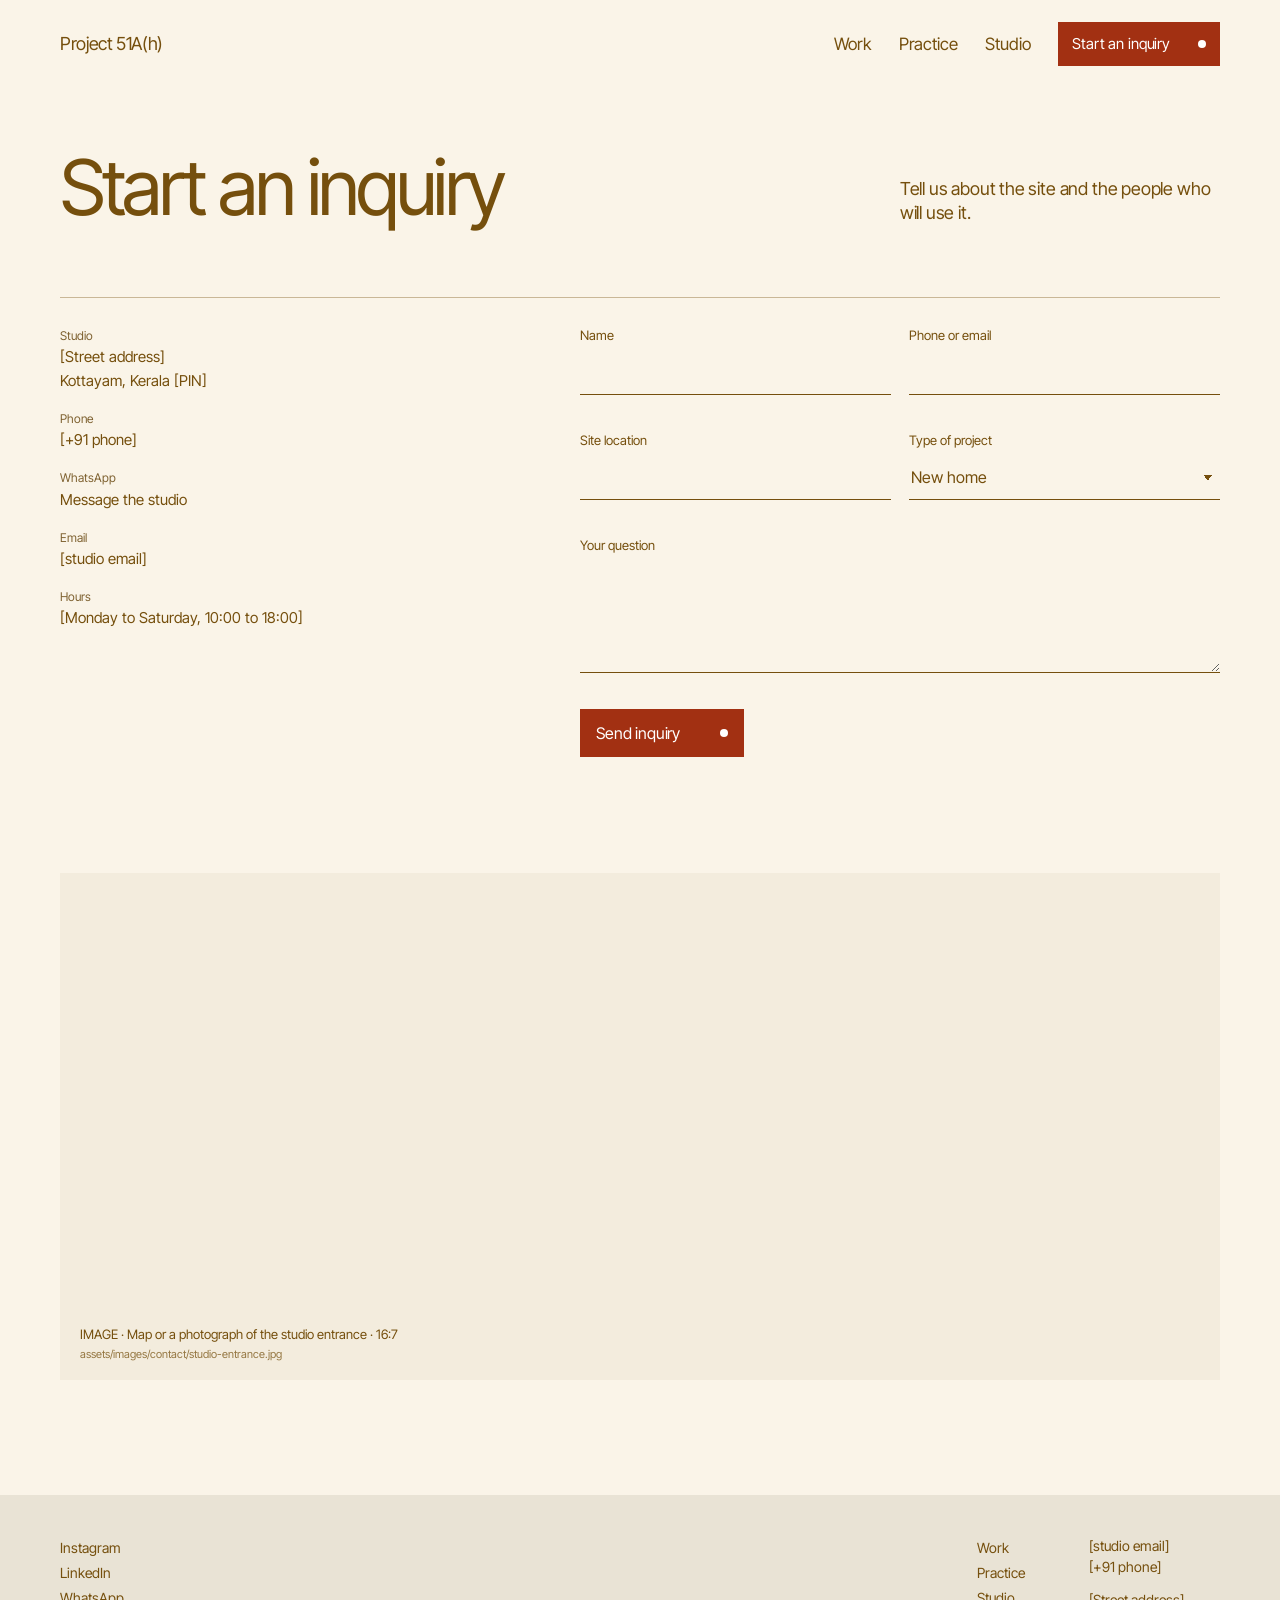
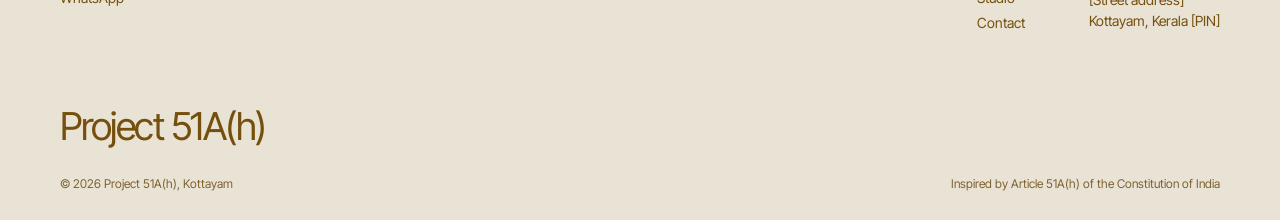
<file: contact.html>
<!doctype html>
<html lang="en-IN" data-theme="sand">
<head>
<meta charset="utf-8">
<meta name="viewport" content="width=device-width, initial-scale=1, viewport-fit=cover">
<title>Contact · Project 51A(h)</title>
<meta name="description" content="Start an inquiry with Project 51A(h), architects in Kottayam, Kerala.">
<meta name="theme-color" content="#FAF4E8">
<meta property="og:type" content="website">
<meta property="og:site_name" content="Project 51A(h)">
<meta property="og:title" content="Contact · Project 51A(h)">
<meta property="og:description" content="Start an inquiry with Project 51A(h), architects in Kottayam, Kerala.">
<link rel="icon" href="assets/icons/favicon.svg" type="image/svg+xml">

<!-- Font: Inter Tight (stand-in for a Helvetica-style grotesk). Remove these
     three lines to use the system Helvetica/Arial fallback instead. -->
<link rel="preconnect" href="https://fonts.googleapis.com">
<link rel="preconnect" href="https://fonts.gstatic.com" crossorigin>
<link rel="stylesheet" href="https://fonts.googleapis.com/css2?family=Inter+Tight:wght@300..600&amp;display=swap">

<link rel="stylesheet" href="assets/css/tokens.css">
<link rel="stylesheet" href="assets/css/base.css">
<link rel="stylesheet" href="assets/css/components.css">
<link rel="stylesheet" href="assets/css/motion.css">
<link rel="stylesheet" href="assets/css/pages.css">

<script>document.documentElement.classList.add('js');</script>
<script src="assets/js/main.js" defer></script>
<script src="assets/js/contact.js" defer></script>
</head>
<body>
<a class="skip-link" href="#main">Skip to content</a>

<header class="site-header rv">
<div class="container site-header__inner">
<a class="logo" href="index.html">Project 51A(h)</a>
<nav class="site-nav" aria-label="Main">
<a class="ul" href="work.html">Work</a>
<a class="ul" href="practice.html">Practice</a>
<a class="ul" href="practice.html#studio">Studio</a>
<a class="btn" href="contact.html">Start an inquiry</a>
</nav>
<button class="menu-toggle" type="button"><span class="menu-toggle__label">Menu</span><span class="menu-toggle__icon" aria-hidden="true"></span></button>
</div>
</header>

<main id="main">
<section class="container page-head">
<div class="page-head__row" style="margin-top: 0; margin-bottom: clamp(40px, 6vw, 72px)">
<h1 class="display"><span class="mask"><span>Start an inquiry</span></span></h1>
<p class="lead rv d2">Tell us about the site and the people who will use it.</p>
</div>
</section>

<section class="container" aria-label="Contact details and form">
<div class="contact-grid rule-top">
<div class="contact-grid__info rv">
<dl class="contact-list">
<div><dt>Studio</dt><dd>[Street address]<br>Kottayam, Kerala [PIN]</dd></div>
<div><dt>Phone</dt><dd><a class="ul" href="tel:+910000000000">[+91 phone]</a></dd></div>
<div><dt>WhatsApp</dt><dd><a class="ul" href="https://wa.me/910000000000" rel="noopener">Message the studio</a></dd></div>
<div><dt>Email</dt><dd><a class="ul" href="mailto:studio@example.com">[studio email]</a></dd></div>
<div><dt>Hours</dt><dd>[Monday to Saturday, 10:00 to 18:00]</dd></div>
</dl>
</div>
<div class="contact-grid__form rv d1">
<form class="form" id="inquiry-form" novalidate>
<label class="field">Name
<input type="text" name="name" autocomplete="name" required>
<span class="field__error" aria-live="polite"></span>
</label>
<label class="field">Phone or email
<input type="text" name="contact" autocomplete="email" required>
<span class="field__error" aria-live="polite"></span>
</label>
<label class="field">Site location
<input type="text" name="site" autocomplete="address-level2">
<span class="field__error"></span>
</label>
<label class="field">Type of project
<select name="type">
<option>New home</option>
<option>Renovation or reuse</option>
<option>Interiors</option>
<option>Institution or workplace</option>
<option>Landscape</option>
<option>Something else</option>
</select>
<span class="field__error"></span>
</label>
<label class="field field--full">Your question
<textarea name="message" rows="4" required></textarea>
<span class="field__error" aria-live="polite"></span>
</label>
<div class="form__actions">
<button type="submit" class="btn btn--lg">Send inquiry</button>
<p class="form__status" id="form-status" role="status"></p>
</div>
</form>
</div>
</div>
</section>

<section class="container" aria-label="Map" style="padding-bottom: var(--section)">
<div class="media map-media" data-tone="alt" data-blinds role="img" aria-label="Placeholder: map or studio entrance"><span class="ph__label">IMAGE · Map or a photograph of the studio entrance · 16:7<code>assets/images/contact/studio-entrance.jpg</code></span></div>
</section>
</main>

<footer class="site-footer">
<div class="container">
<div class="site-footer__top">
<div class="site-footer__social">
<a class="ul" href="https://instagram.com/" rel="noopener">Instagram</a>
<a class="ul" href="https://linkedin.com/" rel="noopener">LinkedIn</a>
<a class="ul" href="https://wa.me/910000000000" rel="noopener">WhatsApp</a>
</div>
<div class="site-footer__cols">
<nav aria-label="Footer">
<a class="ul" href="work.html">Work</a>
<a class="ul" href="practice.html">Practice</a>
<a class="ul" href="practice.html#studio">Studio</a>
<a class="ul" href="contact.html">Contact</a>
</nav>
<div>
<p><a class="ul" href="mailto:studio@example.com">[studio email]</a><br><a class="ul" href="tel:+910000000000">[+91 phone]</a></p>
<p style="margin-top: 12px">[Street address]<br>Kottayam, Kerala [PIN]</p>
</div>
</div>
</div>
<p class="site-footer__mark">Project 51A(h)</p>
<div class="site-footer__legal tiny muted">
<span>© <span data-year>2026</span> Project 51A(h), Kottayam</span>
<span>Inspired by Article 51A(h) of the Constitution of India</span>
</div>
</div>
</footer>
</body>
</html>
</file>
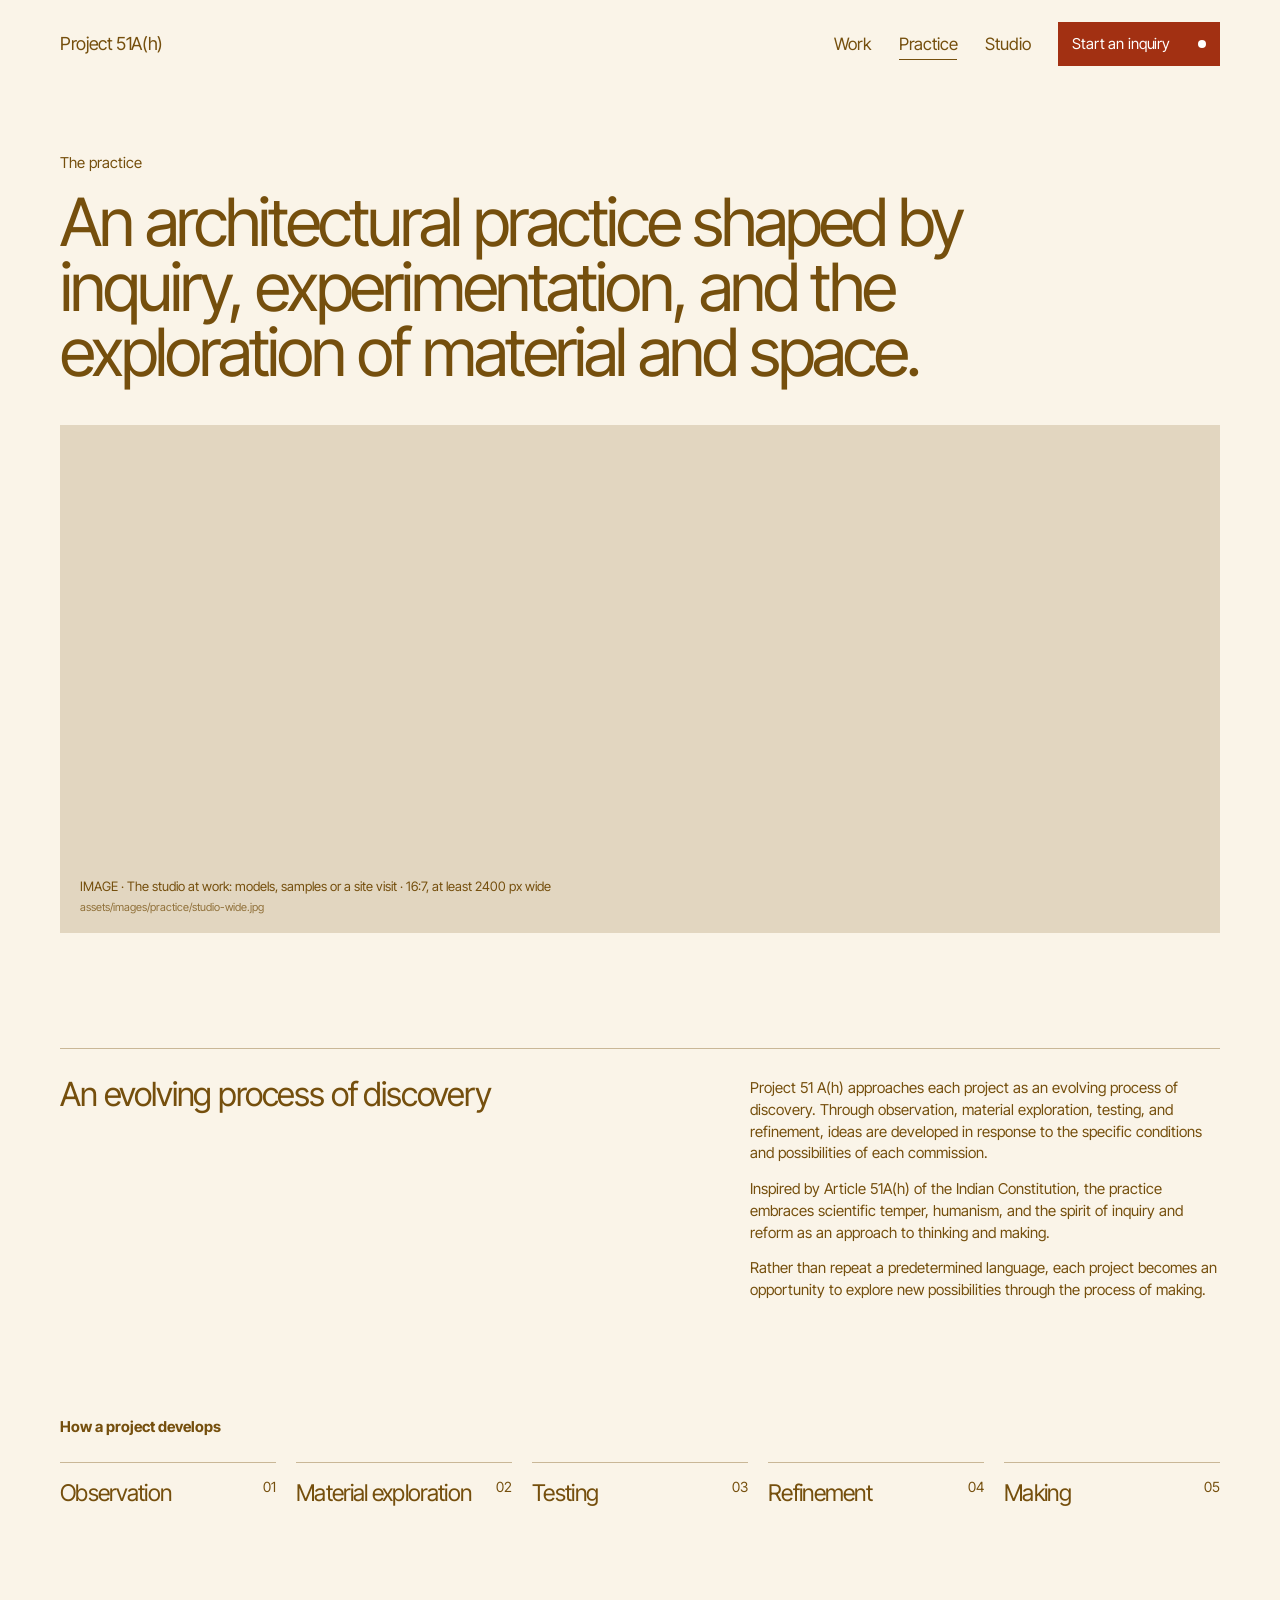
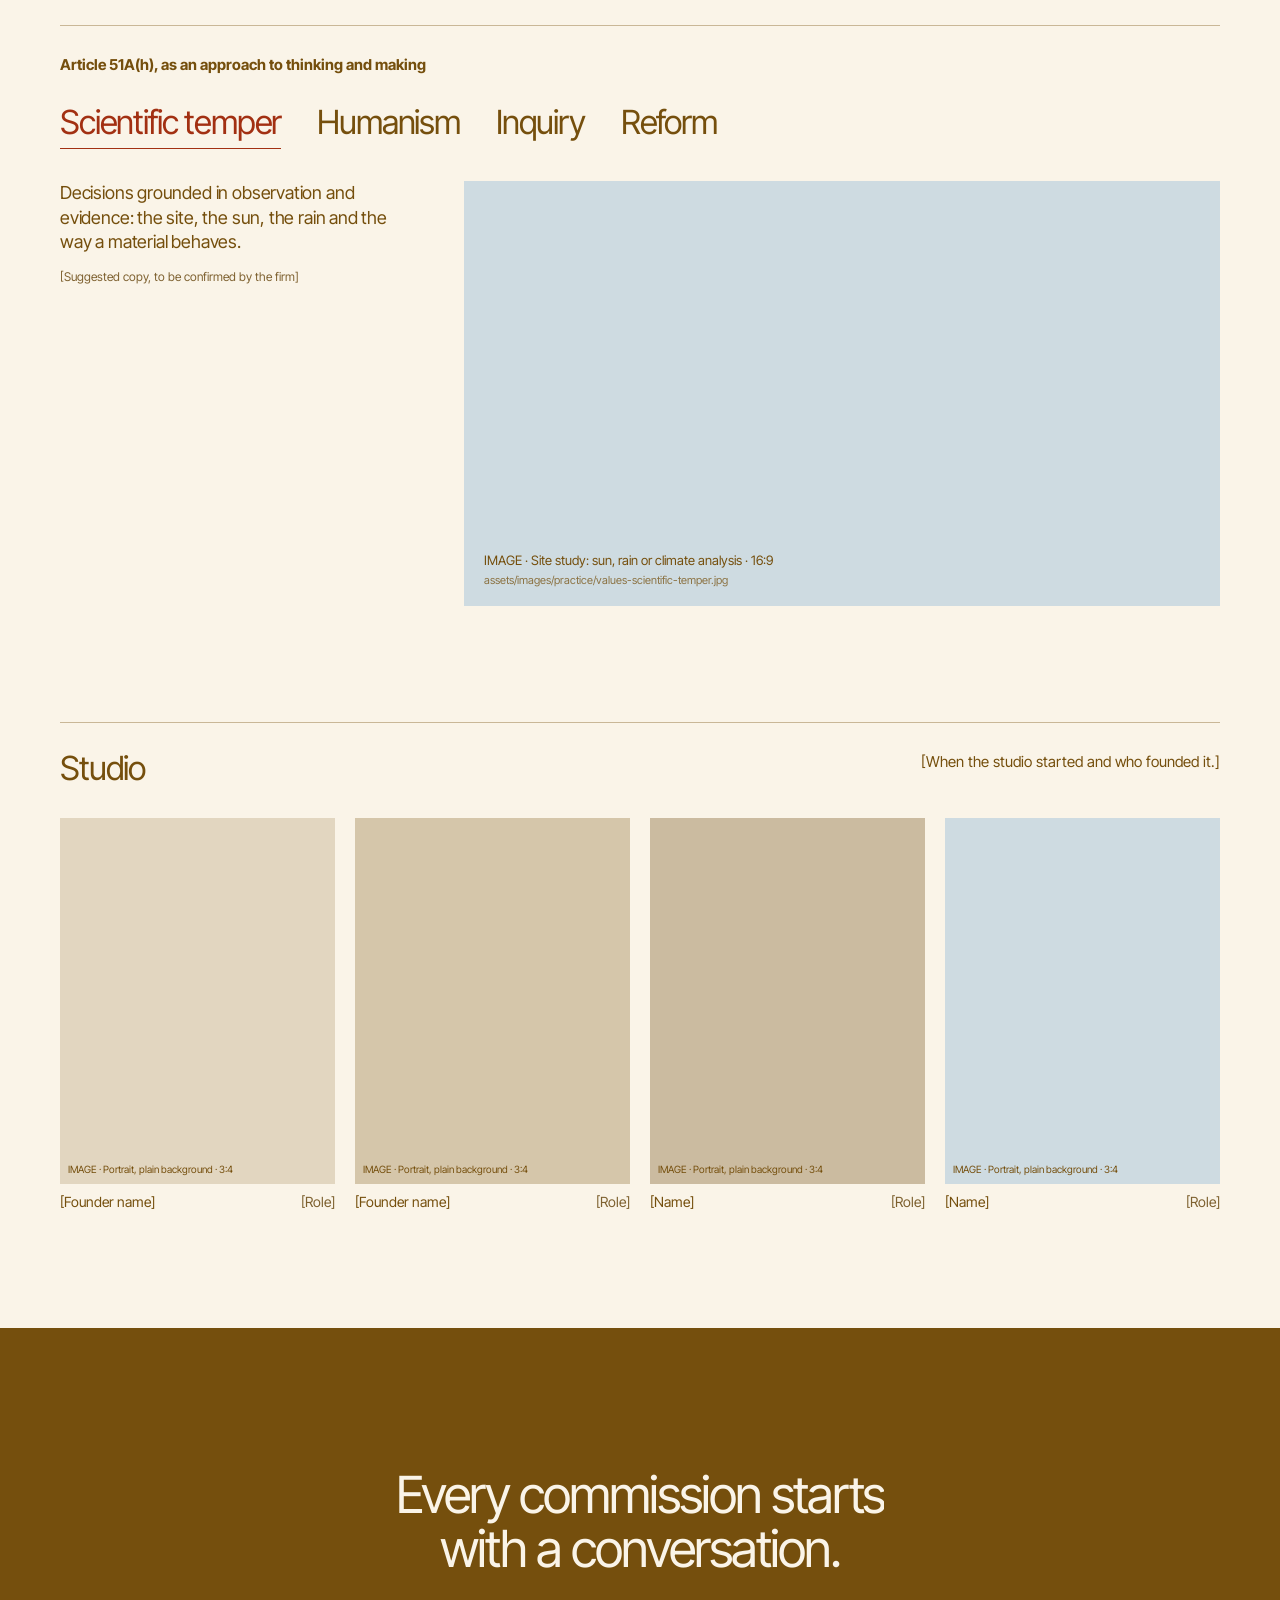
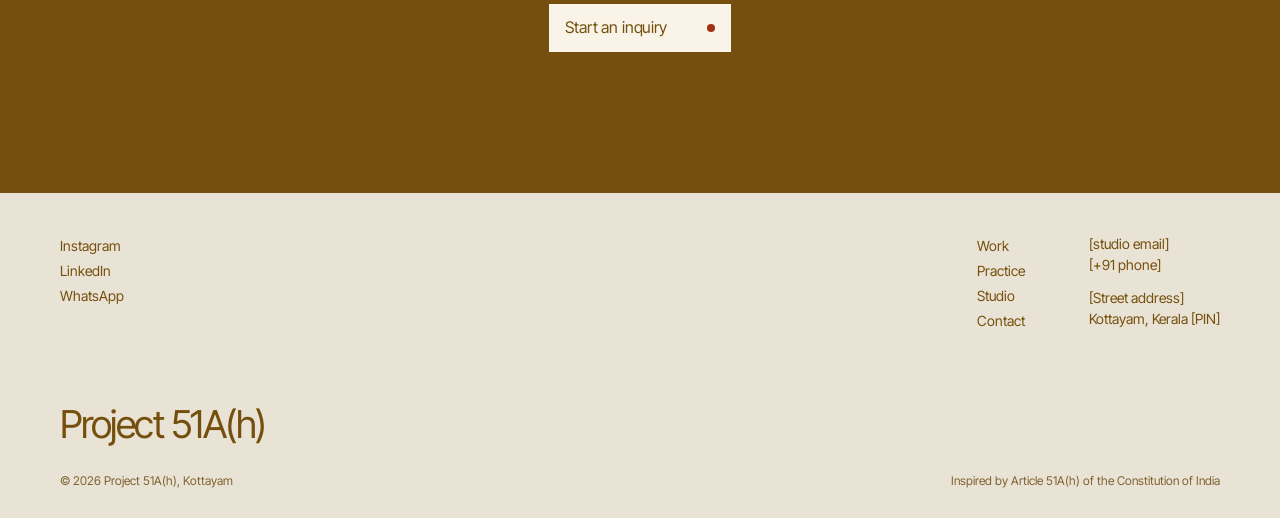
<file: practice.html>
<!doctype html>
<html lang="en-IN" data-theme="sand">
<head>
<meta charset="utf-8">
<meta name="viewport" content="width=device-width, initial-scale=1, viewport-fit=cover">
<title>Practice · Project 51A(h)</title>
<meta name="description" content="An architectural practice shaped by inquiry, experimentation, and the exploration of material and space.">
<meta name="theme-color" content="#FAF4E8">
<meta property="og:type" content="website">
<meta property="og:site_name" content="Project 51A(h)">
<meta property="og:title" content="Practice · Project 51A(h)">
<meta property="og:description" content="An architectural practice shaped by inquiry, experimentation, and the exploration of material and space.">
<link rel="icon" href="assets/icons/favicon.svg" type="image/svg+xml">

<!-- Font: Inter Tight (stand-in for a Helvetica-style grotesk). Remove these
     three lines to use the system Helvetica/Arial fallback instead. -->
<link rel="preconnect" href="https://fonts.googleapis.com">
<link rel="preconnect" href="https://fonts.gstatic.com" crossorigin>
<link rel="stylesheet" href="https://fonts.googleapis.com/css2?family=Inter+Tight:wght@300..600&amp;display=swap">

<link rel="stylesheet" href="assets/css/tokens.css">
<link rel="stylesheet" href="assets/css/base.css">
<link rel="stylesheet" href="assets/css/components.css">
<link rel="stylesheet" href="assets/css/motion.css">
<link rel="stylesheet" href="assets/css/pages.css">

<script>document.documentElement.classList.add('js');</script>
<script src="assets/js/main.js" defer></script>
<script src="assets/js/practice.js" defer></script>
</head>
<body>
<a class="skip-link" href="#main">Skip to content</a>

<header class="site-header rv">
<div class="container site-header__inner">
<a class="logo" href="index.html">Project 51A(h)</a>
<nav class="site-nav" aria-label="Main">
<a class="ul" href="work.html">Work</a>
<a class="ul" href="practice.html" aria-current="page">Practice</a>
<a class="ul" href="practice.html#studio">Studio</a>
<a class="btn" href="contact.html">Start an inquiry</a>
</nav>
<button class="menu-toggle" type="button"><span class="menu-toggle__label">Menu</span><span class="menu-toggle__icon" aria-hidden="true"></span></button>
</div>
</header>

<main id="main">
<section class="container page-head practice-intro" aria-labelledby="intro">
<p class="eyebrow rv d1" style="margin-bottom: 16px">The practice</p>
<h1 id="intro"><span class="mask d1"><span>An architectural practice shaped by inquiry, experimentation, and the exploration of material and space.</span></span></h1>
<div class="media practice-media" data-blinds role="img" aria-label="Placeholder: a studio photograph"><span class="ph__label">IMAGE · The studio at work: models, samples or a site visit · 16:7, at least 2400 px wide<code>assets/images/practice/studio-wide.jpg</code></span></div>
</section>

<section class="container section" aria-label="About the practice">
<div class="split rule-top">
<h2 class="h3"><span class="mask"><span>An evolving process of discovery</span></span></h2>
<div class="stack rv">
<p>Project 51 A(h) approaches each project as an evolving process of discovery. Through observation, material exploration, testing, and refinement, ideas are developed in response to the specific conditions and possibilities of each commission.</p>
<p>Inspired by Article 51A(h) of the Indian Constitution, the practice embraces scientific temper, humanism, and the spirit of inquiry and reform as an approach to thinking and making.</p>
<p>Rather than repeat a predetermined language, each project becomes an opportunity to explore new possibilities through the process of making.</p>
</div>
</div>
</section>

<section class="container section" aria-labelledby="process-h">
<h2 id="process-h" class="eyebrow rv" style="margin-bottom: 24px">How a project develops</h2>
<ol class="steps">
<li class="up d1"><span>Observation</span><span>01</span></li>
<li class="up d2"><span>Material exploration</span><span>02</span></li>
<li class="up d3"><span>Testing</span><span>03</span></li>
<li class="up d4"><span>Refinement</span><span>04</span></li>
<li class="up d5"><span>Making</span><span>05</span></li>
</ol>
</section>

<section class="container section" aria-labelledby="values-h">
<div class="rule-top">
<h2 id="values-h" class="eyebrow rv" style="margin-bottom: 20px">Article 51A(h), as an approach to thinking and making</h2>
<div class="tabs" data-tabs>
<div class="tabs__list rv" role="tablist" aria-label="Values">
<button type="button" role="tab" id="tab-0" aria-controls="panel-0" aria-selected="true" tabindex="0">Scientific temper</button>
<button type="button" role="tab" id="tab-1" aria-controls="panel-1" aria-selected="false" tabindex="-1">Humanism</button>
<button type="button" role="tab" id="tab-2" aria-controls="panel-2" aria-selected="false" tabindex="-1">Inquiry</button>
<button type="button" role="tab" id="tab-3" aria-controls="panel-3" aria-selected="false" tabindex="-1">Reform</button>
</div>
<div class="tabs__panel" role="tabpanel" id="panel-0" aria-labelledby="tab-0" tabindex="0">
<div class="stack">
<p class="lead">Decisions grounded in observation and evidence: the site, the sun, the rain and the way a material behaves.</p>
<p class="tiny muted">[Suggested copy, to be confirmed by the firm]</p>
</div>
<div class="media" data-tone="tile" role="img" aria-label="Placeholder: Site study: sun, rain or climate analysis"><span class="ph__label">IMAGE · Site study: sun, rain or climate analysis · 16:9<code>assets/images/practice/values-scientific-temper.jpg</code></span></div>
</div>
<div class="tabs__panel" role="tabpanel" id="panel-1" aria-labelledby="tab-1" tabindex="0" hidden>
<div class="stack">
<p class="lead">Spaces shaped around the people who live in, use and look after them.</p>
<p class="tiny muted">[Suggested copy, to be confirmed by the firm]</p>
</div>
<div class="media" data-tone="1" role="img" aria-label="Placeholder: People using a finished project"><span class="ph__label">IMAGE · People using a finished project · 16:9<code>assets/images/practice/values-humanism.jpg</code></span></div>
</div>
<div class="tabs__panel" role="tabpanel" id="panel-2" aria-labelledby="tab-2" tabindex="0" hidden>
<div class="stack">
<p class="lead">Models, samples and full-size mock-ups: ideas tested through making before they are built.</p>
<p class="tiny muted">[Suggested copy, to be confirmed by the firm]</p>
</div>
<div class="media" data-tone="2" role="img" aria-label="Placeholder: Model or material sample in the studio"><span class="ph__label">IMAGE · Model or material sample in the studio · 16:9<code>assets/images/practice/values-inquiry.jpg</code></span></div>
</div>
<div class="tabs__panel" role="tabpanel" id="panel-3" aria-labelledby="tab-3" tabindex="0" hidden>
<div class="stack">
<p class="lead">Each project refines the last, open to changing how things are usually done.</p>
<p class="tiny muted">[Suggested copy, to be confirmed by the firm]</p>
</div>
<div class="media" data-tone="3" role="img" aria-label="Placeholder: Detail that was refined over several projects"><span class="ph__label">IMAGE · Detail that was refined over several projects · 16:9<code>assets/images/practice/values-reform.jpg</code></span></div>
</div>
</div>
</div>
</section>

<section class="container section" id="studio" aria-labelledby="studio-h" style="scroll-margin-top: 16px">
<div class="section-head rule-top rv" style="align-items: flex-start; margin-bottom: 32px; gap: 16px 64px">
<h2 id="studio-h" class="h3">Studio</h2>
<p style="max-width: 470px">[When the studio started and who founded it.]</p>
</div>
<div class="team">
<article>
<div class="media bi media--sm" style="--ar: 3 / 4" data-tone="1" role="img" aria-label="Placeholder: portrait"><span class="ph__label">IMAGE · Portrait, plain background · 3:4<code>assets/images/studio/portrait-1.jpg</code></span></div>
<div class="team__meta"><h3>[Founder name]</h3><span class="muted">[Role]</span></div>
</article>
<article>
<div class="media bi media--sm" style="--ar: 3 / 4" data-tone="2" role="img" aria-label="Placeholder: portrait"><span class="ph__label">IMAGE · Portrait, plain background · 3:4<code>assets/images/studio/portrait-2.jpg</code></span></div>
<div class="team__meta"><h3>[Founder name]</h3><span class="muted">[Role]</span></div>
</article>
<article>
<div class="media bi media--sm" style="--ar: 3 / 4" data-tone="3" role="img" aria-label="Placeholder: portrait"><span class="ph__label">IMAGE · Portrait, plain background · 3:4<code>assets/images/studio/portrait-3.jpg</code></span></div>
<div class="team__meta"><h3>[Name]</h3><span class="muted">[Role]</span></div>
</article>
<article>
<div class="media bi media--sm" style="--ar: 3 / 4" data-tone="tile" role="img" aria-label="Placeholder: portrait"><span class="ph__label">IMAGE · Portrait, plain background · 3:4<code>assets/images/studio/portrait-4.jpg</code></span></div>
<div class="team__meta"><h3>[Name]</h3><span class="muted">[Role]</span></div>
</article>
</div>
</section>

<section class="band cta-band" aria-labelledby="cta-h">
<svg class="draw-line" viewBox="0 0 1200 300" preserveAspectRatio="none" aria-hidden="true"><path d="M-20 260 C 260 200, 520 120, 760 40 C 900 -5, 1060 10, 1220 -10"></path></svg>
<div class="container">
<h2 id="cta-h"><span class="mask"><span>Every commission starts</span></span><span class="mask d1"><span>with a conversation.</span></span></h2>
<a class="btn btn--lg btn--light up d2" href="contact.html">Start an inquiry</a>
</div>
</section>

</main>

<footer class="site-footer">
<div class="container">
<div class="site-footer__top">
<div class="site-footer__social">
<a class="ul" href="https://instagram.com/" rel="noopener">Instagram</a>
<a class="ul" href="https://linkedin.com/" rel="noopener">LinkedIn</a>
<a class="ul" href="https://wa.me/910000000000" rel="noopener">WhatsApp</a>
</div>
<div class="site-footer__cols">
<nav aria-label="Footer">
<a class="ul" href="work.html">Work</a>
<a class="ul" href="practice.html">Practice</a>
<a class="ul" href="practice.html#studio">Studio</a>
<a class="ul" href="contact.html">Contact</a>
</nav>
<div>
<p><a class="ul" href="mailto:studio@example.com">[studio email]</a><br><a class="ul" href="tel:+910000000000">[+91 phone]</a></p>
<p style="margin-top: 12px">[Street address]<br>Kottayam, Kerala [PIN]</p>
</div>
</div>
</div>
<p class="site-footer__mark">Project 51A(h)</p>
<div class="site-footer__legal tiny muted">
<span>© <span data-year>2026</span> Project 51A(h), Kottayam</span>
<span>Inspired by Article 51A(h) of the Constitution of India</span>
</div>
</div>
</footer>
</body>
</html>
</file>
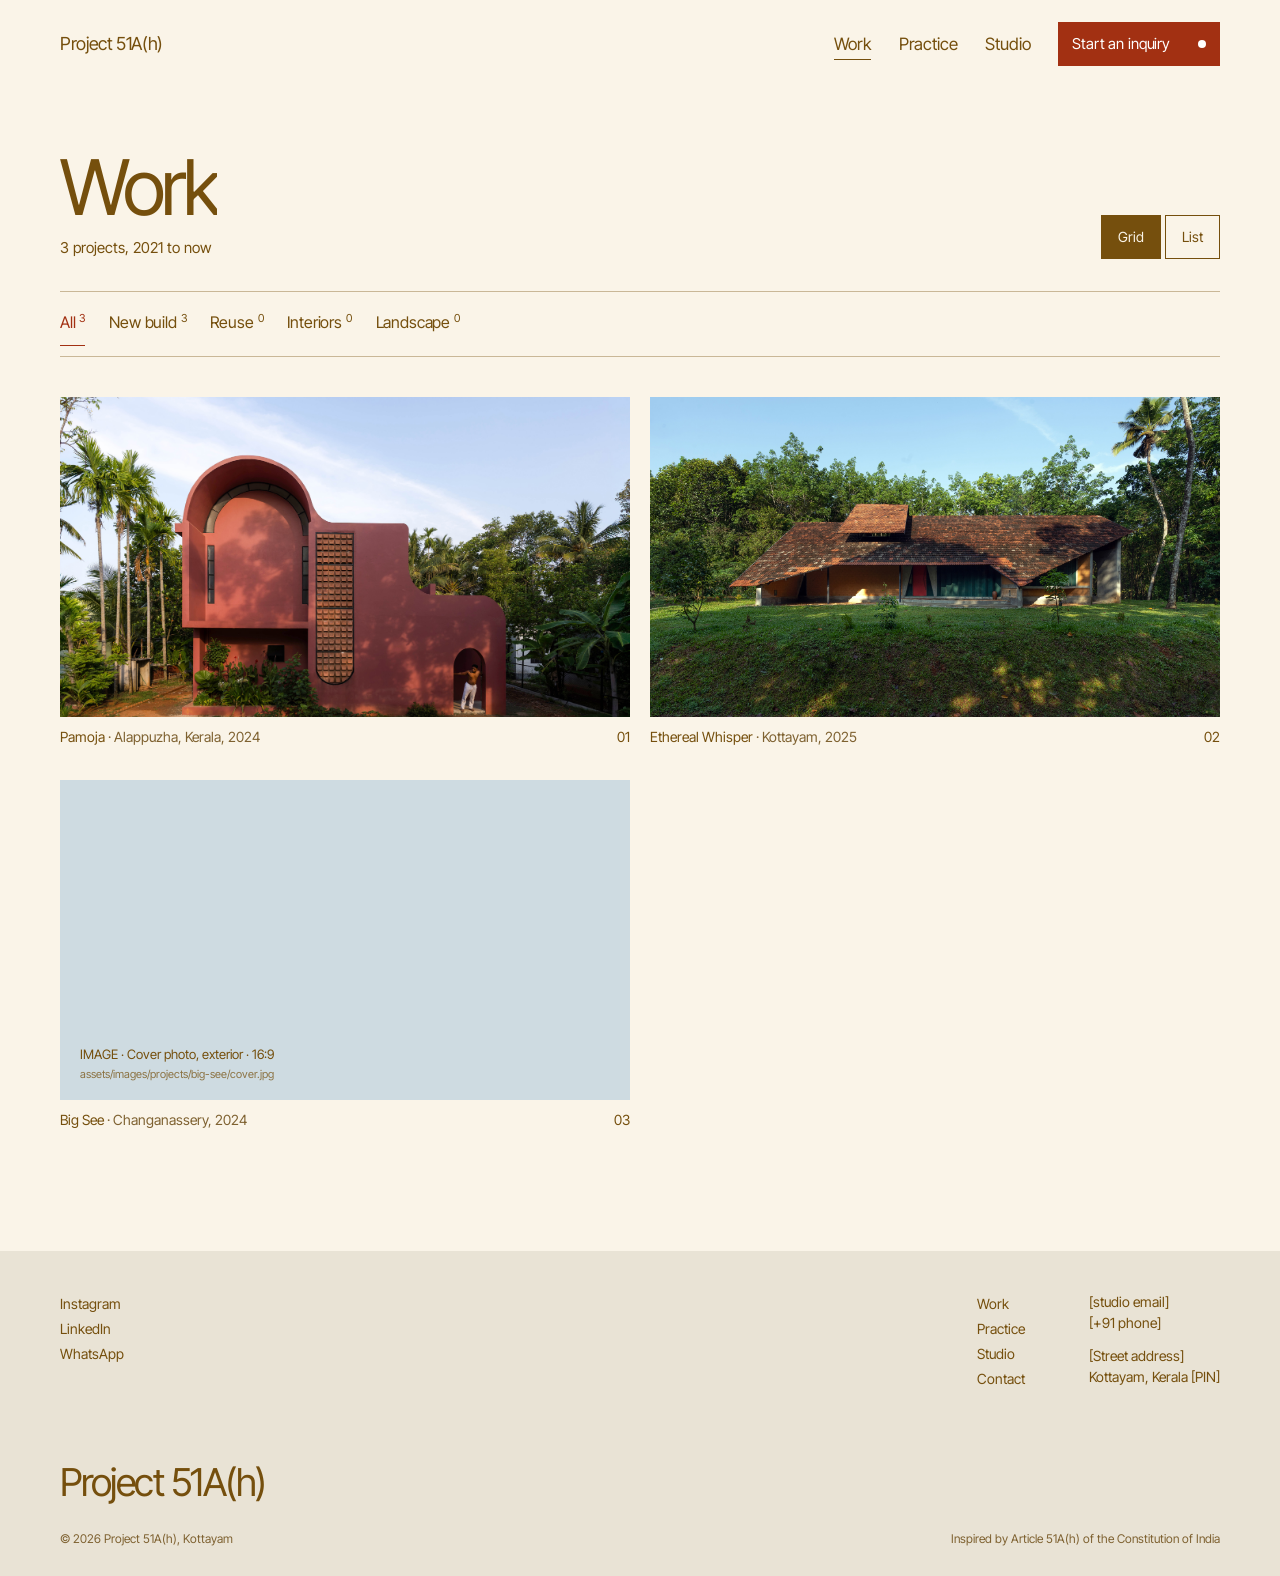
<file: work.html>
<!doctype html>
<html lang="en-IN" data-theme="sand">
<head>
<meta charset="utf-8">
<meta name="viewport" content="width=device-width, initial-scale=1, viewport-fit=cover">
<title>Work · Project 51A(h)</title>
<meta name="description" content="Projects by Project 51A(h), architects in Kottayam, Kerala: new buildings, reuse, interiors and landscape.">
<meta name="theme-color" content="#FAF4E8">
<meta property="og:type" content="website">
<meta property="og:site_name" content="Project 51A(h)">
<meta property="og:title" content="Work · Project 51A(h)">
<meta property="og:description" content="Projects by Project 51A(h), architects in Kottayam, Kerala: new buildings, reuse, interiors and landscape.">
<link rel="icon" href="assets/icons/favicon.svg" type="image/svg+xml">

<link rel="preconnect" href="https://fonts.googleapis.com">
<link rel="preconnect" href="https://fonts.gstatic.com" crossorigin>
<link rel="stylesheet" href="https://fonts.googleapis.com/css2?family=Inter+Tight:wght@300..600&amp;display=swap">

<link rel="stylesheet" href="assets/css/tokens.css">
<link rel="stylesheet" href="assets/css/base.css">
<link rel="stylesheet" href="assets/css/components.css">
<link rel="stylesheet" href="assets/css/motion.css">
<link rel="stylesheet" href="assets/css/pages.css">

<script>document.documentElement.classList.add('js');</script>
<script src="assets/js/main.js" defer></script>
<script src="assets/js/projects-data.js" defer></script>
<script src="assets/js/work.js" defer></script>
</head>
<body>
<a class="skip-link" href="#main">Skip to content</a>

<header class="site-header rv">
<div class="container site-header__inner">
<a class="logo" href="index.html">Project 51A(h)</a>
<nav class="site-nav" aria-label="Main">
<a class="ul" href="work.html" aria-current="page">Work</a>
<a class="ul" href="practice.html">Practice</a>
<a class="ul" href="practice.html#studio">Studio</a>
<a class="btn" href="contact.html">Start an inquiry</a>
</nav>
<button class="menu-toggle" type="button"><span class="menu-toggle__label">Menu</span><span class="menu-toggle__icon" aria-hidden="true"></span></button>
</div>
</header>

<main id="main" class="container work-main">
<div class="page-head toolbar">
<div>
<h1 class="display"><span class="mask"><span>Work</span></span></h1>
<p class="rv d2" id="work-count" aria-live="polite" style="margin-top: 12px">Projects, 2021 to now</p>
</div>
<div class="segmented rv d2" role="group" aria-label="View">
<button type="button" data-view="grid" aria-pressed="true">Grid</button>
<button type="button" data-view="list" aria-pressed="false">List</button>
</div>
</div>
<div class="filters rv d2" id="filters" role="group" aria-label="Filter by method"></div>
<div id="work-results"></div>
<noscript><p>Please turn on JavaScript to see the project list.</p></noscript>
</main>

<footer class="site-footer">
<div class="container">
<div class="site-footer__top">
<div class="site-footer__social">
<a class="ul" href="https://instagram.com/" rel="noopener">Instagram</a>
<a class="ul" href="https://linkedin.com/" rel="noopener">LinkedIn</a>
<a class="ul" href="https://wa.me/910000000000" rel="noopener">WhatsApp</a>
</div>
<div class="site-footer__cols">
<nav aria-label="Footer">
<a class="ul" href="work.html">Work</a>
<a class="ul" href="practice.html">Practice</a>
<a class="ul" href="practice.html#studio">Studio</a>
<a class="ul" href="contact.html">Contact</a>
</nav>
<div>
<p><a class="ul" href="mailto:studio@example.com">[studio email]</a><br><a class="ul" href="tel:+910000000000">[+91 phone]</a></p>
<p style="margin-top: 12px">[Street address]<br>Kottayam, Kerala [PIN]</p>
</div>
</div>
</div>
<p class="site-footer__mark">Project 51A(h)</p>
<div class="site-footer__legal tiny muted">
<span>© <span data-year>2026</span> Project 51A(h), Kottayam</span>
<span>Inspired by Article 51A(h) of the Constitution of India</span>
</div>
</div>
</footer>
</body>
</html>
</file>
<file: assets/css/tokens.css>
/* ==========================================================================
   Project 51A(h): design tokens
   Colours measured from the Wix "Architect Portfolio (Simple)" reference.
   Switch theme with <html data-theme="sand | laterite | night">.
   ========================================================================== */

:root,
[data-theme="sand"] {
  --bg: #FAF4E8;
  --ink: #754F0D;
  --accent: #A23012;
  --on-accent: #FFFFFF;
  --muted: #7E6130;
  --rule: #C9B797;
  --alt: #F3ECDD;
  --foot: #E9E3D5;
  --tile: #CEDBE1;
  --ph: #E2D6C0;
  --ph2: #D5C6AA;
  --ph3: #CBBBA0;
  --shadow: rgba(60, 40, 5, 0.12);
  color-scheme: light;
}

[data-theme="laterite"] {
  --bg: #EFEDE7;
  --ink: #171614;
  --accent: #A3472A;
  --on-accent: #FFFFFF;
  --muted: #5E5A52;
  --rule: #CFCAC0;
  --alt: #E4E1D9;
  --foot: #E4E1D9;
  --tile: #D6D1C7;
  --ph: #C4BDB0;
  --ph2: #B9A08F;
  --ph3: #ADA698;
  --shadow: rgba(0, 0, 0, 0.12);
  color-scheme: light;
}

[data-theme="night"] {
  --bg: #161513;
  --ink: #ECE8E0;
  --accent: #E08C72;
  --on-accent: #161513;
  --muted: #A39E94;
  --rule: #3A3732;
  --alt: #1F1E1B;
  --foot: #1F1E1B;
  --tile: #2F3538;
  --ph: #3A3632;
  --ph2: #45403A;
  --ph3: #2F2C29;
  --shadow: rgba(0, 0, 0, 0.4);
  color-scheme: dark;
}

:root {
  /* Type */
  --font: "Inter Tight", "Helvetica Neue", Helvetica, Arial, sans-serif;
  --fs-display: clamp(44px, 6vw, 86px);   /* page titles */
  --fs-h1-long: clamp(34px, 5.2vw, 76px); /* long statement headlines */
  --fs-h2: clamp(36px, 4.4vw, 60px);      /* section titles */
  --fs-h3: clamp(24px, 2.6vw, 34px);      /* sub-section titles */
  --fs-lead: clamp(17px, 1.4vw, 18px);
  --fs-body: 15px;
  --fs-small: 14px;
  --fs-tiny: 12px;
  --track-tight: -0.045em;
  --track: -0.035em;

  /* Layout */
  --max: 1240px;
  --gutter: clamp(16px, 4vw, 40px);
  --section: clamp(64px, 9vw, 128px);
  --header-h: 88px;

  /* Motion */
  --ease-out: cubic-bezier(.22, 1, .36, 1);
  --ease-wipe: cubic-bezier(.77, 0, .18, 1);
  --ease-blind: cubic-bezier(.65, 0, .35, 1);
  --t-fast: 300ms;
}
</file>
<file: assets/css/base.css>
/* ==========================================================================
   Base: reset, typography, layout helpers, links and buttons
   ========================================================================== */

*,
*::before,
*::after { box-sizing: border-box; }

html {
  -webkit-text-size-adjust: 100%;
  text-size-adjust: 100%;
  scroll-behavior: smooth;
}

body {
  margin: 0;
  min-height: 100vh;
  background: var(--bg);
  color: var(--ink);
  font-family: var(--font);
  font-size: var(--fs-body);
  line-height: 1.45;
  -webkit-font-smoothing: antialiased;
  overflow-x: hidden;
}

@supports (overflow-x: clip) {
  body { overflow-x: clip; }
}

img, svg, video { display: block; max-width: 100%; }
h1, h2, h3, h4, p, figure, dl, dd, ol, ul { margin: 0; }
ol, ul { padding: 0; list-style: none; }
button, input, select, textarea { font: inherit; color: inherit; }
button { cursor: pointer; }
a { color: inherit; text-decoration: none; }

:focus-visible {
  outline: 2px solid var(--accent);
  outline-offset: 3px;
}

::selection { background: var(--accent); color: var(--on-accent); }

/* Layout ------------------------------------------------------------------ */

.container {
  width: 100%;
  max-width: var(--max);
  margin-inline: auto;
  padding-inline: var(--gutter);
}

.section { padding-top: var(--section); }

.rule-top {
  border-top: 1px solid var(--rule);
  padding-top: 28px;
}

/* Two-column text row used across pages: heading left, copy right */
.split {
  display: flex;
  flex-wrap: wrap;
  justify-content: space-between;
  gap: 32px 64px;
}
.split > * { flex: 1 1 340px; max-width: 470px; min-width: 0; }

.stack { display: flex; flex-direction: column; gap: 14px; }

/* Type -------------------------------------------------------------------- */

.display {
  font-size: var(--fs-display);
  font-weight: 400;
  line-height: 0.95;
  letter-spacing: var(--track-tight);
}

.h2 {
  font-size: var(--fs-h2);
  font-weight: 400;
  line-height: 1;
  letter-spacing: var(--track-tight);
}

.h3 {
  font-size: var(--fs-h3);
  font-weight: 400;
  line-height: 1.05;
  letter-spacing: var(--track);
}

.lead {
  font-size: var(--fs-lead);
  line-height: 1.35;
  letter-spacing: -0.01em;
}

.eyebrow { font-size: var(--fs-body); }
.small { font-size: var(--fs-small); }
.tiny { font-size: var(--fs-tiny); }
.muted { color: var(--muted); }

.outline-num {
  color: transparent;
  -webkit-text-stroke: 1px var(--rule);
  line-height: 1;
  letter-spacing: -0.04em;
  pointer-events: none;
  user-select: none;
}

/* Accessibility helpers --------------------------------------------------- */

.sr-only {
  position: absolute !important;
  width: 1px; height: 1px;
  padding: 0; margin: -1px;
  overflow: hidden;
  clip: rect(0 0 0 0);
  white-space: nowrap;
  border: 0;
}

.skip-link {
  position: absolute;
  left: 12px;
  top: -60px;
  z-index: 100;
  padding: 12px 16px;
  background: var(--accent);
  color: var(--on-accent);
  transition: top var(--t-fast) ease;
}
.skip-link:focus { top: 12px; }

/* Links and buttons ------------------------------------------------------- */

/* Underline that draws in from the left on hover */
.ul {
  background-image: linear-gradient(currentColor, currentColor);
  background-size: 0% 1px;
  background-repeat: no-repeat;
  background-position: 0 100%;
  transition: background-size var(--t-fast) ease;
}
.ul:hover,
.ul:focus-visible,
.ul[aria-current="page"] { background-size: 100% 1px; }

/* Rust button with a white dot, as in the reference template */
.btn {
  display: inline-flex;
  align-items: center;
  justify-content: space-between;
  gap: 28px;
  min-height: 44px;
  padding: 0 14px;
  border: 0;
  background: var(--accent);
  color: var(--on-accent);
  font-size: 15px;
  letter-spacing: -0.01em;
  white-space: nowrap;
  transition: filter var(--t-fast) ease;
}
.btn::after {
  content: "";
  flex: 0 0 auto;
  width: 8px;
  height: 8px;
  border-radius: 50%;
  background: currentColor;
}
.btn:hover,
.btn:focus-visible { filter: brightness(0.88); }
.btn--lg { min-height: 48px; padding: 0 16px; gap: 40px; font-size: 16px; }
.btn--light { background: var(--bg); color: var(--ink); }
.btn--light::after { background: var(--accent); }

.arrow { transition: transform 400ms ease; }
a:hover .arrow,
a:focus-visible .arrow { transform: translateX(6px); }
</file>
<file: assets/css/components.css>
/* ==========================================================================
   Components shared across pages
   ========================================================================== */

/* Header ------------------------------------------------------------------ */

.site-header {
  position: relative;
  z-index: 60;
}

.site-header__inner {
  display: flex;
  align-items: center;
  justify-content: space-between;
  gap: 12px 40px;
  min-height: var(--header-h);
  padding-block: 16px;
}

.logo {
  display: inline-flex;
  align-items: center;
  min-height: 44px;
  font-size: 18px;
  letter-spacing: -0.02em;
  white-space: nowrap;
}

.site-nav {
  display: flex;
  flex-wrap: wrap;
  align-items: center;
  gap: 4px 28px;
  font-size: 17px;
  letter-spacing: -0.01em;
}
.site-nav a:not(.btn) { padding: 4px 0; }

/* Vertical nav used in the home hero */
.site-nav--stack {
  flex-direction: column;
  align-items: flex-end;
  gap: 2px;
  font-size: 18px;
}

.menu-toggle {
  display: none;
  align-items: center;
  gap: 10px;
  min-height: 44px;
  padding: 0 2px 0 12px;
  border: 0;
  background: transparent;
  font-size: 16px;
  letter-spacing: -0.01em;
}
.menu-toggle__icon {
  position: relative;
  width: 22px;
  height: 10px;
}
.menu-toggle__icon::before,
.menu-toggle__icon::after {
  content: "";
  position: absolute;
  left: 0;
  right: 0;
  height: 1.5px;
  background: currentColor;
  transition: transform var(--t-fast) var(--ease-out), top var(--t-fast) var(--ease-out);
}
.menu-toggle__icon::before { top: 0; }
.menu-toggle__icon::after { top: 8.5px; }
.menu-open .menu-toggle__icon::before { top: 4.25px; transform: rotate(45deg); }
.menu-open .menu-toggle__icon::after { top: 4.25px; transform: rotate(-45deg); }

/* Full-screen menu for phones, built by main.js from the header nav */
.menu {
  position: fixed;
  inset: 0;
  z-index: 50;
  display: flex;
  flex-direction: column;
  justify-content: flex-end;
  gap: 32px;
  padding: calc(var(--header-h) + 24px) var(--gutter) max(32px, env(safe-area-inset-bottom));
  background: var(--bg);
  overflow-y: auto;
  opacity: 0;
  visibility: hidden;
  transition: opacity 400ms ease, visibility 0s linear 400ms;
}
.menu-open .menu {
  opacity: 1;
  visibility: visible;
  transition: opacity 400ms ease;
}
.menu__links { display: flex; flex-direction: column; }
.menu__links a {
  display: block;
  padding: 6px 0;
  border-top: 1px solid var(--rule);
  font-size: clamp(36px, 11vw, 56px);
  letter-spacing: var(--track-tight);
  line-height: 1.1;
  transform: translateY(24px);
  opacity: 0;
  transition: transform 600ms var(--ease-out), opacity 600ms ease;
}
.menu__links a[aria-current="page"] { color: var(--accent); }
.menu-open .menu__links a { transform: none; opacity: 1; }
.menu-open .menu__links a:nth-child(2) { transition-delay: 60ms; }
.menu-open .menu__links a:nth-child(3) { transition-delay: 120ms; }
.menu-open .menu__links a:nth-child(4) { transition-delay: 180ms; }
.menu-open .menu__links a:nth-child(5) { transition-delay: 240ms; }
.menu__foot { display: flex; flex-wrap: wrap; justify-content: space-between; align-items: center; gap: 16px; }
.menu-open { overflow: hidden; }

@media (max-width: 720px) {
  .site-header .site-nav { display: none; }
  .menu-toggle { display: inline-flex; }
}

/* Footer ------------------------------------------------------------------ */

.site-footer { background: var(--foot); }
.site-footer .container { padding-top: 40px; padding-bottom: max(28px, env(safe-area-inset-bottom)); }
.site-footer__top {
  display: flex;
  flex-wrap: wrap;
  justify-content: space-between;
  gap: 32px 48px;
  font-size: var(--fs-small);
  line-height: 1.5;
}
.site-footer__cols { display: flex; flex-wrap: wrap; gap: 32px 64px; }
.site-footer__cols nav,
.site-footer__social { display: flex; flex-direction: column; align-items: flex-start; }
.site-footer__cols a,
.site-footer__social a { padding: 2px 0; }
.site-footer__mark {
  margin-top: 64px;
  font-size: clamp(28px, 3vw, 40px);
  letter-spacing: -0.04em;
}
.site-footer__legal {
  display: flex;
  flex-wrap: wrap;
  justify-content: space-between;
  gap: 8px 24px;
  margin-top: 20px;
}

/* Media and placeholders --------------------------------------------------
   <div class="media" style="--ar: 16 / 9"> holds either an <img> or a
   labelled placeholder (.ph). Swap the .ph__label for an <img> when the
   photograph arrives; the box keeps its size.                              */

.media {
  position: relative;
  overflow: hidden;
  aspect-ratio: var(--ar, 16 / 9);
  background: var(--ph);
}
.media[data-tone="2"] { background: var(--ph2); }
.media[data-tone="3"] { background: var(--ph3); }
.media[data-tone="alt"] { background: var(--alt); }
.media[data-tone="tile"] { background: var(--tile); }
.media > img,
.media > video,
.media > picture,
.media > picture > img {
  position: absolute;
  inset: 0;
  width: 100%;
  height: 100%;
  object-fit: cover;
}
.ph__label {
  position: absolute;
  left: 20px;
  right: 20px;
  bottom: 18px;
  font-size: 13px;
  line-height: 1.4;
  color: var(--ink);
}
.ph__label code {
  display: block;
  margin-top: 4px;
  font: inherit;
  font-size: 11px;
  opacity: 0.75;
  word-break: break-all;
}
.media--sm .ph__label { left: 8px; right: 8px; bottom: 8px; font-size: 10px; }
.media--sm .ph__label code { display: none; }

figcaption { padding-top: 10px; font-size: 13px; color: var(--muted); }

/* Blinds reveal: vertical strips that fold away (strips injected by main.js) */
.blinds {
  position: absolute;
  inset: 0;
  z-index: 1;
  display: flex;
  pointer-events: none;
}
.blinds > span {
  flex: 1 1 0;
  margin-right: -1px;
  background: var(--bg);
  transform-origin: left center;
  transition: transform 700ms var(--ease-blind);
  transition-delay: var(--d, 0ms);
}
.is-in > .blinds > span { transform: scaleX(0); }

/* Hover zoom for linked images */
.zoom > img,
.zoom > .ph__label { transition: transform 900ms cubic-bezier(.2, .7, .2, 1); }
a:hover .zoom > img,
a:focus-visible .zoom > img { transform: scale(1.03); }

/* Explore tile (pale blue square on the home hero) ------------------------ */

.tile {
  position: relative;
  display: flex;
  align-items: center;
  justify-content: center;
  width: 100%;
  aspect-ratio: 1 / 1.1;
  background: var(--tile);
  font-size: 18px;
  letter-spacing: -0.01em;
}
.tile svg {
  position: absolute;
  right: 12px;
  bottom: 12px;
  transition: transform 400ms ease;
}
.tile:hover svg,
.tile:focus-visible svg { transform: translate(4px, 4px); }

/* Dark bands (numbers, inquiry) with a self-drawing line ------------------ */

.band {
  position: relative;
  overflow: hidden;
  background: var(--ink);
  color: var(--bg);
}
.band .container { position: relative; }
.band ::selection { background: var(--bg); color: var(--ink); }
.draw-line {
  position: absolute;
  left: 0;
  width: 100%;
  pointer-events: none;
}
.draw-line path {
  fill: none;
  stroke: var(--tile);
  stroke-width: 1.2;
  vector-effect: non-scaling-stroke;
}

.stats { display: flex; flex-direction: column; gap: 22px; }
.stat { display: flex; align-items: center; gap: 20px; }
.stat dd {
  order: 1;
  min-width: 120px;
  font-size: clamp(40px, 4.4vw, 60px);
  letter-spacing: -0.04em;
  line-height: 1;
}
.stat dt { order: 2; max-width: 160px; font-size: var(--fs-small); line-height: 1.3; }

.seal {
  flex: 0 0 auto;
  display: flex;
  align-items: center;
  justify-content: center;
  width: 52px;
  height: 52px;
  border: 1px solid currentColor;
  border-radius: 50%;
  font-size: 13px;
}

/* Section heading row: title left, action right --------------------------- */

.section-head {
  display: flex;
  flex-wrap: wrap;
  justify-content: space-between;
  align-items: flex-end;
  gap: 16px 24px;
  margin-bottom: 24px;
}

/* Selected Work: sticky stacking cards with a sticky index ---------------- */

.stack-work {
  display: flex;
  flex-wrap: wrap;
  align-items: flex-start;
  gap: 32px 48px;
  --stick: 96px;
}
.stack-index {
  position: sticky;
  top: var(--stick);
  flex: 0 0 210px;
  display: flex;
  flex-direction: column;
  font-size: var(--fs-body);
  letter-spacing: -0.01em;
}
.stack-index a {
  display: flex;
  align-items: baseline;
  gap: 14px;
  min-height: 44px;
  padding: 10px 0 8px;
  border-top: 1px solid var(--rule);
  color: var(--muted);
  transition: color var(--t-fast) ease;
}
.stack-index a span:first-child { width: 22px; flex: 0 0 auto; font-size: var(--fs-tiny); }
.stack-index a:hover,
.stack-index a:focus-visible { color: var(--ink); }
.stack-index a.is-active { color: var(--accent); }
.stack-index .ul { align-self: flex-start; margin-top: 12px; color: var(--accent); }

.stack-cards {
  position: relative;
  flex: 1 1 400px;
  min-width: 0;
  --H: clamp(420px, 44vw, 600px);
  --gap: 200px;
}
.stack-card {
  position: sticky;
  top: calc(var(--stick) + var(--i, 0) * 16px);
  display: block;
  height: var(--H);
  margin-bottom: var(--gap);
  border-radius: 14px;
  overflow: hidden;
  background: var(--ph);
  box-shadow: 0 -12px 32px var(--shadow);
  scroll-margin-top: var(--stick);
}
.stack-card:last-child { margin-bottom: 0; }
.stack-card > .media { position: absolute; inset: 0; aspect-ratio: auto; }
.stack-card > .media .ph__label { top: 20px; bottom: auto; left: 24px; max-width: min(320px, 62%); font-size: 12px; }
.stack-card .outline-num {
  position: absolute;
  top: 4px;
  right: 20px;
  z-index: 1;
  font-size: clamp(80px, 10vw, 150px);
}
.stack-card__bar {
  position: absolute;
  left: 0;
  right: 0;
  bottom: 0;
  z-index: 1;
  display: flex;
  flex-wrap: wrap;
  justify-content: space-between;
  align-items: flex-end;
  gap: 8px 24px;
  padding: 20px 24px;
  background: var(--bg);
}
.stack-card__title { display: block; font-size: clamp(22px, 2.4vw, 32px); letter-spacing: var(--track); line-height: 1.05; }
.stack-card__meta { display: block; margin-top: 4px; font-size: var(--fs-small); color: var(--muted); }
.stack-card__cta { display: flex; align-items: center; gap: 12px; font-size: var(--fs-body); }

@media (max-width: 1024px) {
  .stack-work { gap: 32px; }
  .stack-index { flex-basis: 180px; }
}

@media (max-width: 760px) {
  .stack-work { --stick: 16px; }
  .stack-index { display: none; }
  .stack-cards { flex-basis: 100%; --H: clamp(360px, 112vw, 520px); --gap: 120px; }
  .stack-card { top: calc(var(--stick) + var(--i, 0) * 12px); border-radius: 10px; }
  .stack-card__bar { padding: 16px; }
}

/* Project grid and list (Work page) --------------------------------------- */

.toolbar {
  display: flex;
  flex-wrap: wrap;
  justify-content: space-between;
  align-items: flex-end;
  gap: 24px;
  margin-bottom: 32px;
}

.segmented { display: flex; gap: 4px; font-size: var(--fs-small); }
.segmented button {
  min-height: 44px;
  padding: 0 16px;
  border: 1px solid var(--ink);
  background: transparent;
  color: var(--ink);
  transition: background-color var(--t-fast) ease, color var(--t-fast) ease;
}
.segmented button[aria-pressed="true"] { background: var(--ink); color: var(--bg); }

.filters {
  display: flex;
  gap: 8px 24px;
  margin-bottom: 40px;
  padding: 10px 0;
  border-block: 1px solid var(--rule);
  overflow-x: auto;
  scrollbar-width: none;
  -webkit-overflow-scrolling: touch;
}
.filters::-webkit-scrollbar { display: none; }
.filters button {
  flex: 0 0 auto;
  min-height: 44px;
  padding: 0;
  border: 0;
  border-bottom: 1px solid transparent;
  background: transparent;
  font-size: 16px;
  letter-spacing: -0.01em;
  white-space: nowrap;
  transition: color var(--t-fast) ease, border-color var(--t-fast) ease;
}
.filters button sup { font-size: 11px; }
.filters button:hover { color: var(--accent); }
.filters button[aria-pressed="true"] { color: var(--accent); border-bottom-color: var(--accent); }

.project-grid {
  display: grid;
  grid-template-columns: repeat(auto-fill, minmax(min(100%, 420px), 1fr));
  gap: 32px 20px;
}
.project-tile { display: flex; flex-direction: column; gap: 10px; }
.project-tile__meta { display: flex; justify-content: space-between; gap: 16px; font-size: var(--fs-small); }

.table-wrap { overflow-x: auto; -webkit-overflow-scrolling: touch; }
.project-table { width: 100%; min-width: 720px; border-collapse: collapse; font-size: var(--fs-body); }
.project-table th {
  padding: 0 16px 12px 0;
  font-size: var(--fs-tiny);
  font-weight: 400;
  color: var(--muted);
  text-align: left;
}
.project-table td { padding: 16px 16px 16px 0; border-top: 1px solid var(--rule); vertical-align: baseline; }
.project-table td:first-child { width: 48px; }
.project-table td.name { font-size: 20px; letter-spacing: -0.02em; }
.project-table th:last-child,
.project-table td:last-child { padding-right: 0; text-align: right; }

/* Phones: the list becomes stacked rows instead of a wide table */
@media (max-width: 640px) {
  .project-table { min-width: 0; }
  .project-table thead { display: none; }
  .project-table tr {
    display: grid;
    grid-template-columns: 40px 1fr auto;
    gap: 4px 12px;
    padding: 14px 0;
    border-top: 1px solid var(--rule);
  }
  .project-table td { padding: 0; border: 0; }
  .project-table td.name { grid-column: 2 / 4; grid-row: 1; font-size: 19px; }
  .project-table td:first-child { grid-row: 1; width: auto; }
  .project-table td.hide-sm { display: none; }
  .project-table td.place { grid-column: 2; color: var(--muted); font-size: var(--fs-small); }
  .project-table td:last-child { grid-column: 3; color: var(--muted); font-size: var(--fs-small); }
}

.empty-state { padding: 40px 0; border-top: 1px solid var(--rule); }

/* Project facts ----------------------------------------------------------- */

.facts {
  display: grid;
  grid-template-columns: repeat(auto-fit, minmax(min(100%, 160px), 1fr));
  border-bottom: 1px solid var(--rule);
}
.facts > div { padding: 18px 16px 20px 0; border-top: 1px solid var(--rule); }
.facts dt { font-size: var(--fs-tiny); color: var(--muted); }
.facts dd { margin-top: 6px; font-size: 16px; line-height: 1.35; }

@media (max-width: 520px) {
  .facts { grid-template-columns: 1fr 1fr; }
}

/* Chapter blocks with outlined parallax numbers --------------------------- */

.chapter__text { position: relative; }
.chapter__text .outline-num {
  position: absolute;
  right: 0;
  top: -12px;
  font-size: clamp(64px, 8vw, 120px);
}
.chapter figure { margin-top: 32px; }

/* Gallery ----------------------------------------------------------------- */

.gallery__stage { position: relative; touch-action: pan-y; }
.gallery__stage .media { --ar: 16 / 9; }
.gallery__bar {
  display: flex;
  flex-wrap: wrap;
  justify-content: space-between;
  align-items: center;
  gap: 12px;
  padding-top: 10px;
}
.gallery__bar figcaption { padding: 0; }
.gallery__nav { display: flex; gap: 8px; }
.sq-btn {
  width: 44px;
  height: 44px;
  display: inline-flex;
  align-items: center;
  justify-content: center;
  border: 1px solid var(--ink);
  background: transparent;
  font-size: 18px;
  transition: background-color var(--t-fast) ease, color var(--t-fast) ease;
}
.sq-btn:hover,
.sq-btn:focus-visible { background: var(--ink); color: var(--bg); }
.gallery__thumbs {
  display: grid;
  padding: 2px;
  grid-template-columns: repeat(auto-fill, minmax(80px, 1fr));
  gap: 8px;
  margin-top: 14px;
}
.gallery__thumbs button {
  position: relative;
  aspect-ratio: 1 / 1;
  padding: 0;
  border: 0;
  overflow: hidden;
  background: var(--ph);
  outline-offset: 2px;
  transition: opacity var(--t-fast) ease;
}
.gallery__thumbs button:hover { opacity: 0.8; }
.gallery__thumbs button[aria-current="true"] { outline: 2px solid var(--accent); }
.gallery__thumbs img { width: 100%; height: 100%; object-fit: cover; }

@media (max-width: 520px) {
  .gallery__thumbs {
    grid-template-columns: none;
    grid-auto-flow: column;
    grid-auto-columns: 64px;
    overflow-x: auto;
    padding: 2px 2px 6px;
  }
}

/* Previous / next project ------------------------------------------------- */

.pager {
  display: grid;
  grid-template-columns: repeat(auto-fit, minmax(min(100%, 300px), 1fr));
  gap: 0 24px;
}
.pager a {
  display: flex;
  flex-direction: column;
  gap: 6px;
  padding: 24px 0;
  border-top: 1px solid var(--rule);
}
.pager a + a { text-align: right; }
.pager__title { font-size: clamp(22px, 2.2vw, 26px); letter-spacing: -0.03em; }

/* Process steps ----------------------------------------------------------- */

.steps {
  display: grid;
  grid-template-columns: repeat(auto-fit, minmax(min(100%, 180px), 1fr));
  gap: 20px;
}
.steps li {
  display: flex;
  justify-content: space-between;
  gap: 12px;
  padding-top: 14px;
  border-top: 1px solid var(--rule);
  font-size: clamp(20px, 1.8vw, 24px);
  letter-spacing: -0.03em;
}
.steps li span:last-child { font-size: var(--fs-small); letter-spacing: 0; }

/* Tabs (values on the Practice page) -------------------------------------- */

.tabs__list { display: flex; flex-wrap: wrap; gap: 8px 36px; }
.tabs__list button {
  min-height: 44px;
  padding: 2px 0;
  border: 0;
  border-bottom: 1px solid transparent;
  background: transparent;
  font-size: var(--fs-h3);
  letter-spacing: var(--track);
  transition: color var(--t-fast) ease, border-color var(--t-fast) ease;
}
.tabs__list button:hover { color: var(--accent); }
.tabs__list button[aria-selected="true"] { color: var(--accent); border-bottom-color: var(--accent); }
.tabs__panel {
  display: flex;
  flex-wrap: wrap;
  justify-content: space-between;
  align-items: flex-start;
  gap: 24px 64px;
  margin-top: 32px;
}
.tabs__panel[hidden] { display: none; }
.tabs__panel > .stack { flex: 1 1 340px; max-width: 470px; }
.tabs__panel > .media { flex: 999 1 420px; min-width: 0; }

@media (max-width: 520px) {
  .tabs__list { flex-wrap: nowrap; overflow-x: auto; gap: 24px; scrollbar-width: none; }
  .tabs__list::-webkit-scrollbar { display: none; }
  .tabs__list button { flex: 0 0 auto; white-space: nowrap; }
}

/* Team -------------------------------------------------------------------- */

.team {
  display: grid;
  grid-template-columns: repeat(auto-fill, minmax(min(100%, 220px), 1fr));
  gap: 32px 20px;
}
.team article { display: flex; flex-direction: column; gap: 8px; }
.team__meta { display: flex; justify-content: space-between; gap: 12px; font-size: var(--fs-small); }
.team h3 { font-size: var(--fs-small); font-weight: 400; }

@media (max-width: 520px) {
  .team { grid-template-columns: 1fr 1fr; gap: 24px 12px; }
  .team__meta { flex-direction: column; gap: 2px; }
}

/* Forms ------------------------------------------------------------------- */

.form {
  display: grid;
  grid-template-columns: repeat(auto-fit, minmax(min(100%, 220px), 1fr));
  gap: 18px;
}
.field { display: flex; flex-direction: column; gap: 6px; font-size: 13px; }
.field--full { grid-column: 1 / -1; }
.field input,
.field select,
.field textarea {
  width: 100%;
  min-height: 44px;
  padding: 0 2px;
  border: 0;
  border-bottom: 1px solid var(--ink);
  border-radius: 0;
  background: transparent;
  font-size: 16px; /* 16px stops iOS from zooming on focus */
  transition: border-color var(--t-fast) ease;
  -webkit-appearance: none;
  appearance: none;
}
.field select {
  padding-right: 24px;
  background-image: linear-gradient(45deg, transparent 50%, currentColor 50%), linear-gradient(135deg, currentColor 50%, transparent 50%);
  background-position: calc(100% - 12px) 50%, calc(100% - 7px) 50%;
  background-size: 5px 5px;
  background-repeat: no-repeat;
}
.field select option { background: var(--bg); color: var(--ink); }
.field textarea { padding: 8px 2px; line-height: 1.5; resize: vertical; }
.field input:focus,
.field select:focus,
.field textarea:focus { outline: none; border-color: var(--accent); }
.field [aria-invalid="true"] { border-color: var(--accent); }
.field__error { min-height: 1em; font-size: var(--fs-tiny); color: var(--accent); }
.form__actions { grid-column: 1 / -1; display: flex; flex-wrap: wrap; align-items: center; gap: 16px 24px; }
.form__status { font-size: var(--fs-small); }

/* Notes on the project page that point to an empty field in projects-data.js */
.hint { color: var(--accent); }
.hint code {
  display: block;
  margin-top: 4px;
  font-family: ui-monospace, SFMono-Regular, Menlo, Consolas, monospace;
  font-size: 11px;
  line-height: 1.4;
  color: var(--muted);
  overflow-wrap: anywhere;
}
</file>
<file: assets/css/motion.css>
/* ==========================================================================
   Motion
   main.js adds .js to <html> and .is-in to each element as it scrolls into
   view. Without JavaScript, or with reduced motion, everything shows at once.

   .rv     fade in
   .up     fade and rise
   .bi     blur in (project and portrait images)
   .wipe   image wipes in from the left
   .mask   headline rises from behind a mask: <span class="mask"><span>…</span></span>
   [data-blinds]  blinds reveal on large images (strips added by main.js)
   .d1–.d5 stagger delays
   ========================================================================== */

.mask {
  display: block;
  overflow: hidden;
  padding-bottom: 0.1em;
  margin-bottom: -0.1em;
}
.mask > span { display: block; }

.d1 { --delay: 150ms; }
.d2 { --delay: 300ms; }
.d3 { --delay: 450ms; }
.d4 { --delay: 600ms; }
.d5 { --delay: 900ms; }

@keyframes pageIn { from { opacity: 0; } to { opacity: 1; } }

.js body { animation: pageIn 700ms ease-out both; }

.js .rv {
  opacity: 0;
  transition: opacity 900ms ease-out var(--delay, 0ms);
}
.js .up {
  opacity: 0;
  transform: translateY(28px);
  transition: opacity 800ms var(--ease-out) var(--delay, 0ms), transform 800ms var(--ease-out) var(--delay, 0ms);
}
.js .bi {
  opacity: 0.5;
  filter: blur(18px);
  transition: opacity 1000ms ease-out var(--delay, 0ms), filter 1000ms ease-out var(--delay, 0ms);
}
.js .wipe {
  clip-path: inset(0 100% 0 0);
  transition: clip-path 1100ms var(--ease-wipe) var(--delay, 0ms);
}
.js .mask > span {
  transform: translateY(110%);
  transition: transform 1000ms var(--ease-out) var(--delay, 0ms);
}

.js .rv.is-in,
.js .up.is-in,
.js .bi.is-in { opacity: 1; transform: none; filter: none; }
.js .wipe.is-in { clip-path: inset(0 0 0 0); }
.js .mask.is-in > span { transform: none; }

/* Gallery image swap */
@keyframes wipeIn { from { clip-path: inset(0 100% 0 0); } to { clip-path: inset(0 0 0 0); } }
.swap { animation: wipeIn 900ms var(--ease-wipe) both; }

/* Tab panel swap */
@keyframes fadeIn { from { opacity: 0; } to { opacity: 1; } }
.fade-swap { animation: fadeIn 500ms ease-out both; }

@media (prefers-reduced-motion: reduce) {
  html { scroll-behavior: auto; }
  *,
  *::before,
  *::after {
    animation: none !important;
    transition: none !important;
  }
  .js .rv,
  .js .up,
  .js .bi,
  .js .wipe,
  .js .mask > span {
    opacity: 1;
    transform: none;
    filter: none;
    clip-path: none;
  }
  .blinds { display: none; }
  [data-parallax] { transform: none !important; }
  .draw-line path { stroke-dashoffset: 0 !important; }
}
</file>
<file: assets/css/pages.css>
/* ==========================================================================
   Page layouts
   Breakpoints: phones up to 720px, tablets 721–1024px, desktop above.
   ========================================================================== */

/* Home: hero -------------------------------------------------------------- */

.hero {
  display: flex;
  flex-wrap: wrap;
  gap: 40px 48px;
}
.hero__text {
  flex: 1 1 380px;
  min-width: 0;
  display: flex;
  flex-direction: column;
  justify-content: space-between;
  gap: 48px;
  padding-top: 22px;
}
.hero__top {
  display: flex;
  justify-content: space-between;
  align-items: flex-start;
  gap: 24px;
}
.hero__brand { display: flex; flex-direction: column; gap: 18px; }
.hero__brand .media { width: 150px; --ar: 3 / 4; }
.hero__copy { display: flex; flex-direction: column; gap: 20px; padding-bottom: 8px; }
.hero__copy .lead { max-width: 440px; }
.hero__visual {
  position: relative;
  flex: 1.15 1 460px;
  min-width: 0;
  height: clamp(520px, 50vw, 760px);
}
.hero__visual > .media { position: absolute; inset: 0; aspect-ratio: auto; }
.hero__visual > .media .ph__label { top: 88px; bottom: auto; max-width: 260px; }
.hero__cta { position: absolute; top: 14px; right: 0; z-index: 2; }
.hero__tile { position: absolute; right: 0; bottom: 0; z-index: 2; width: clamp(150px, 29%, 230px); }

/* Tablet: text above, picture below */
@media (max-width: 1024px) {
  .hero__text { flex-basis: 100%; gap: 56px; }
  .hero__visual { flex-basis: 100%; height: clamp(460px, 72vw, 720px); }
}

@media (max-width: 720px) {
  .hero { gap: 28px; }
  .hero__text { gap: 40px; padding-top: 12px; }
  .hero__brand { gap: 12px; }
  .hero__brand .media { width: 96px; }
  .hero__visual { height: min(128vw, 600px); margin-inline: calc(var(--gutter) * -1); }
  .hero__visual > .media .ph__label { top: auto; bottom: 18px; max-width: 55%; }
  .hero__cta { top: 12px; right: var(--gutter); }
  .hero__tile { width: 42%; max-width: 190px; }
}

/* Home: practice intro ---------------------------------------------------- */

.intro__copy { padding-top: clamp(0px, 8vw, 120px); }
.wide-media { margin-top: 40px; --ar: 16 / 7; }

@media (max-width: 760px) {
  .intro__copy { padding-top: 0; }
  .wide-media { --ar: 4 / 3; }
}

/* Home: numbers band ------------------------------------------------------ */

.numbers .container {
  display: flex;
  flex-wrap: wrap;
  justify-content: space-between;
  align-items: flex-start;
  gap: 40px 64px;
  padding-block: clamp(64px, 8vw, 112px);
}
.numbers__note { flex: 1 1 340px; max-width: 470px; display: flex; gap: 20px; align-items: flex-start; line-height: 1.5; }
.numbers .stats { flex: 0 1 380px; }
.numbers .draw-line { bottom: 0; height: 70%; }

/* Home: Article clause ---------------------------------------------------- */

.clause .split > .media { flex: 0 0 auto; width: 150px; --ar: 3 / 4; }

@media (max-width: 720px) {
  .clause .split { flex-wrap: nowrap; gap: 20px; align-items: flex-start; }
  .clause .split > .media { width: 96px; }
}

/* Inquiry band ------------------------------------------------------------ */

.cta-band { margin-top: var(--section); }
.cta-band .container {
  display: flex;
  flex-direction: column;
  align-items: center;
  gap: 28px;
  padding-block: clamp(96px, 11vw, 160px);
  text-align: center;
}
.cta-band h2 { font-size: clamp(30px, 4vw, 56px); font-weight: 400; line-height: 1.05; letter-spacing: -0.04em; }
.cta-band .draw-line { top: 0; height: 60%; }

/* Inner page head --------------------------------------------------------- */

.page-head { padding-top: clamp(32px, 5vw, 80px); }
.page-head__row {
  display: flex;
  flex-wrap: wrap;
  justify-content: space-between;
  align-items: flex-end;
  gap: 24px;
  margin-top: 28px;
}
.page-head__row > :first-child { flex: 999 1 520px; min-width: 0; }
.page-head__row > .lead { flex: 1 1 320px; max-width: 400px; }

/* Work -------------------------------------------------------------------- */

.work-main { padding-bottom: clamp(80px, 10vw, 120px); }

/* Project ----------------------------------------------------------------- */

.lead-media { --ar: 16 / 8; }
.chapter { padding-top: clamp(64px, 8vw, 104px); }
.chapter figure .media { --ar: 16 / 8; }
.gallery { padding-top: clamp(80px, 10vw, 128px); }
.pager-wrap { padding-block: clamp(80px, 10vw, 128px) clamp(64px, 7vw, 96px); }

@media (max-width: 720px) {
  .lead-media,
  .chapter figure .media { --ar: 4 / 3; }
  .gallery__stage .media { --ar: 4 / 3; }
}

/* Practice ---------------------------------------------------------------- */

.practice-intro h1 {
  max-width: 1000px;
  font-size: var(--fs-h1-long);
  font-weight: 400;
  line-height: 0.98;
  letter-spacing: var(--track-tight);
}
.practice-media { margin-top: 40px; --ar: 16 / 7; }

@media (max-width: 720px) {
  .practice-media { --ar: 4 / 3; }
}

/* Contact ----------------------------------------------------------------- */

.contact-grid {
  display: flex;
  flex-wrap: wrap;
  justify-content: space-between;
  gap: 48px 64px;
  padding-bottom: var(--section);
}
.contact-grid__info { flex: 1 1 300px; max-width: 420px; display: flex; flex-direction: column; gap: 28px; }
.contact-grid__form { flex: 999 1 420px; max-width: 640px; min-width: 0; }
.contact-list { display: flex; flex-direction: column; gap: 16px; font-size: var(--fs-body); line-height: 1.6; }
.contact-list dt { font-size: var(--fs-tiny); color: var(--muted); }
.contact-list a { align-self: flex-start; }
.map-media { --ar: 16 / 7; margin-top: 0; }

@media (max-width: 720px) {
  .map-media { --ar: 4 / 3; }
}

/* 404 --------------------------------------------------------------------- */

.not-found { min-height: 60vh; padding-block: var(--section); display: flex; flex-direction: column; gap: 24px; align-items: flex-start; }

.band.numbers { margin-top: var(--section); }
</file>
